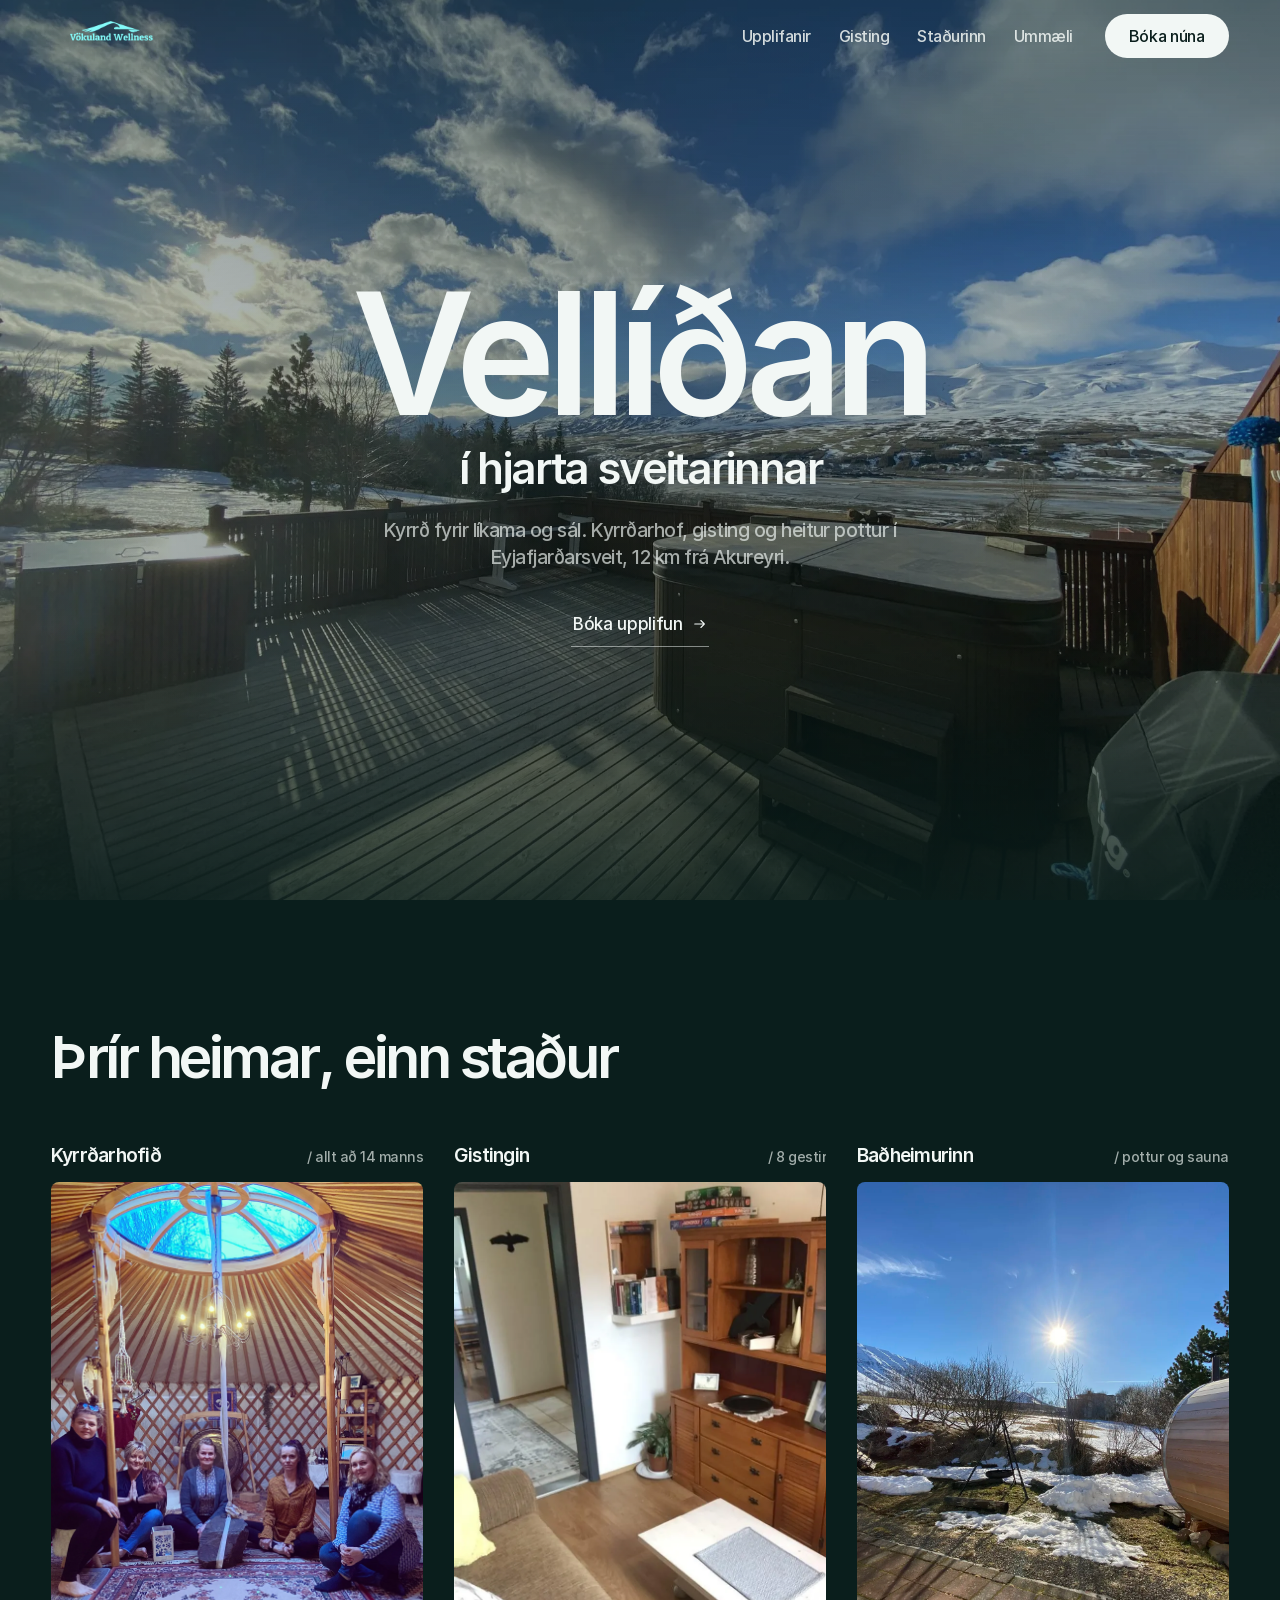
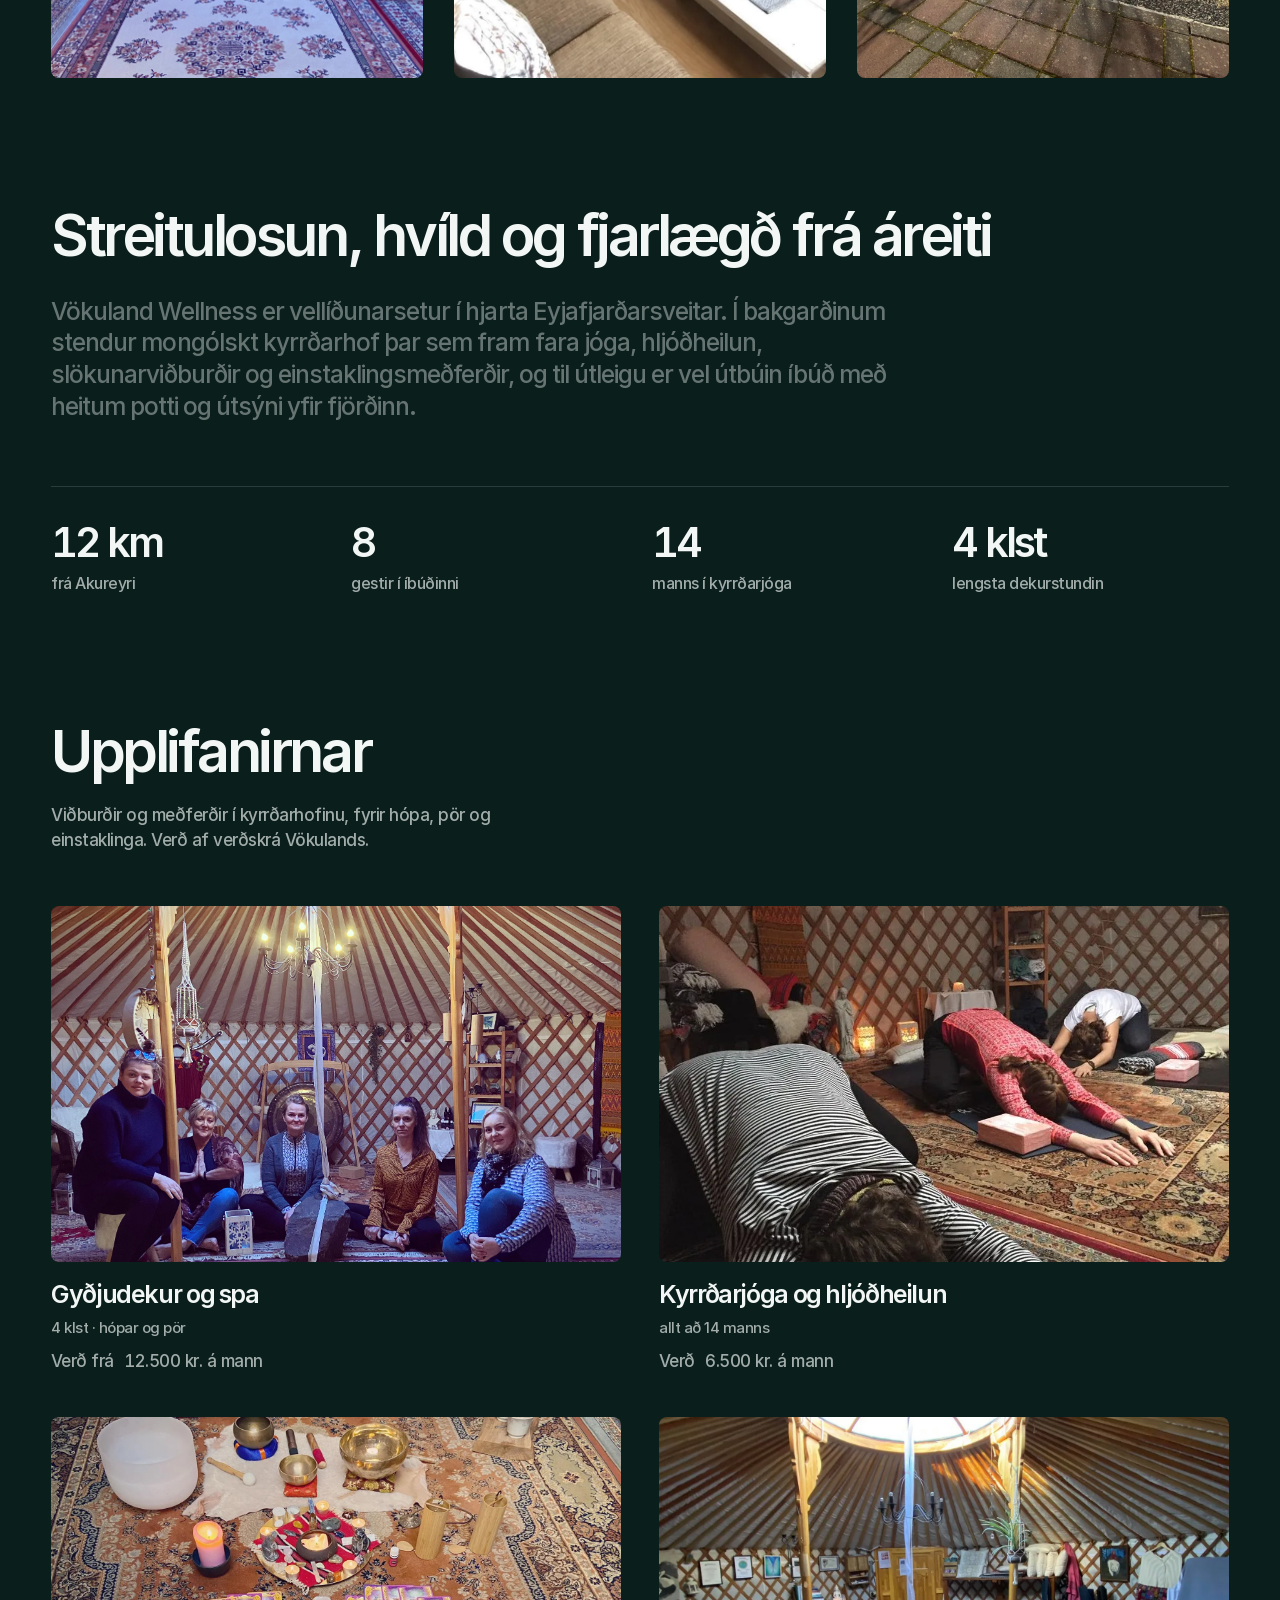
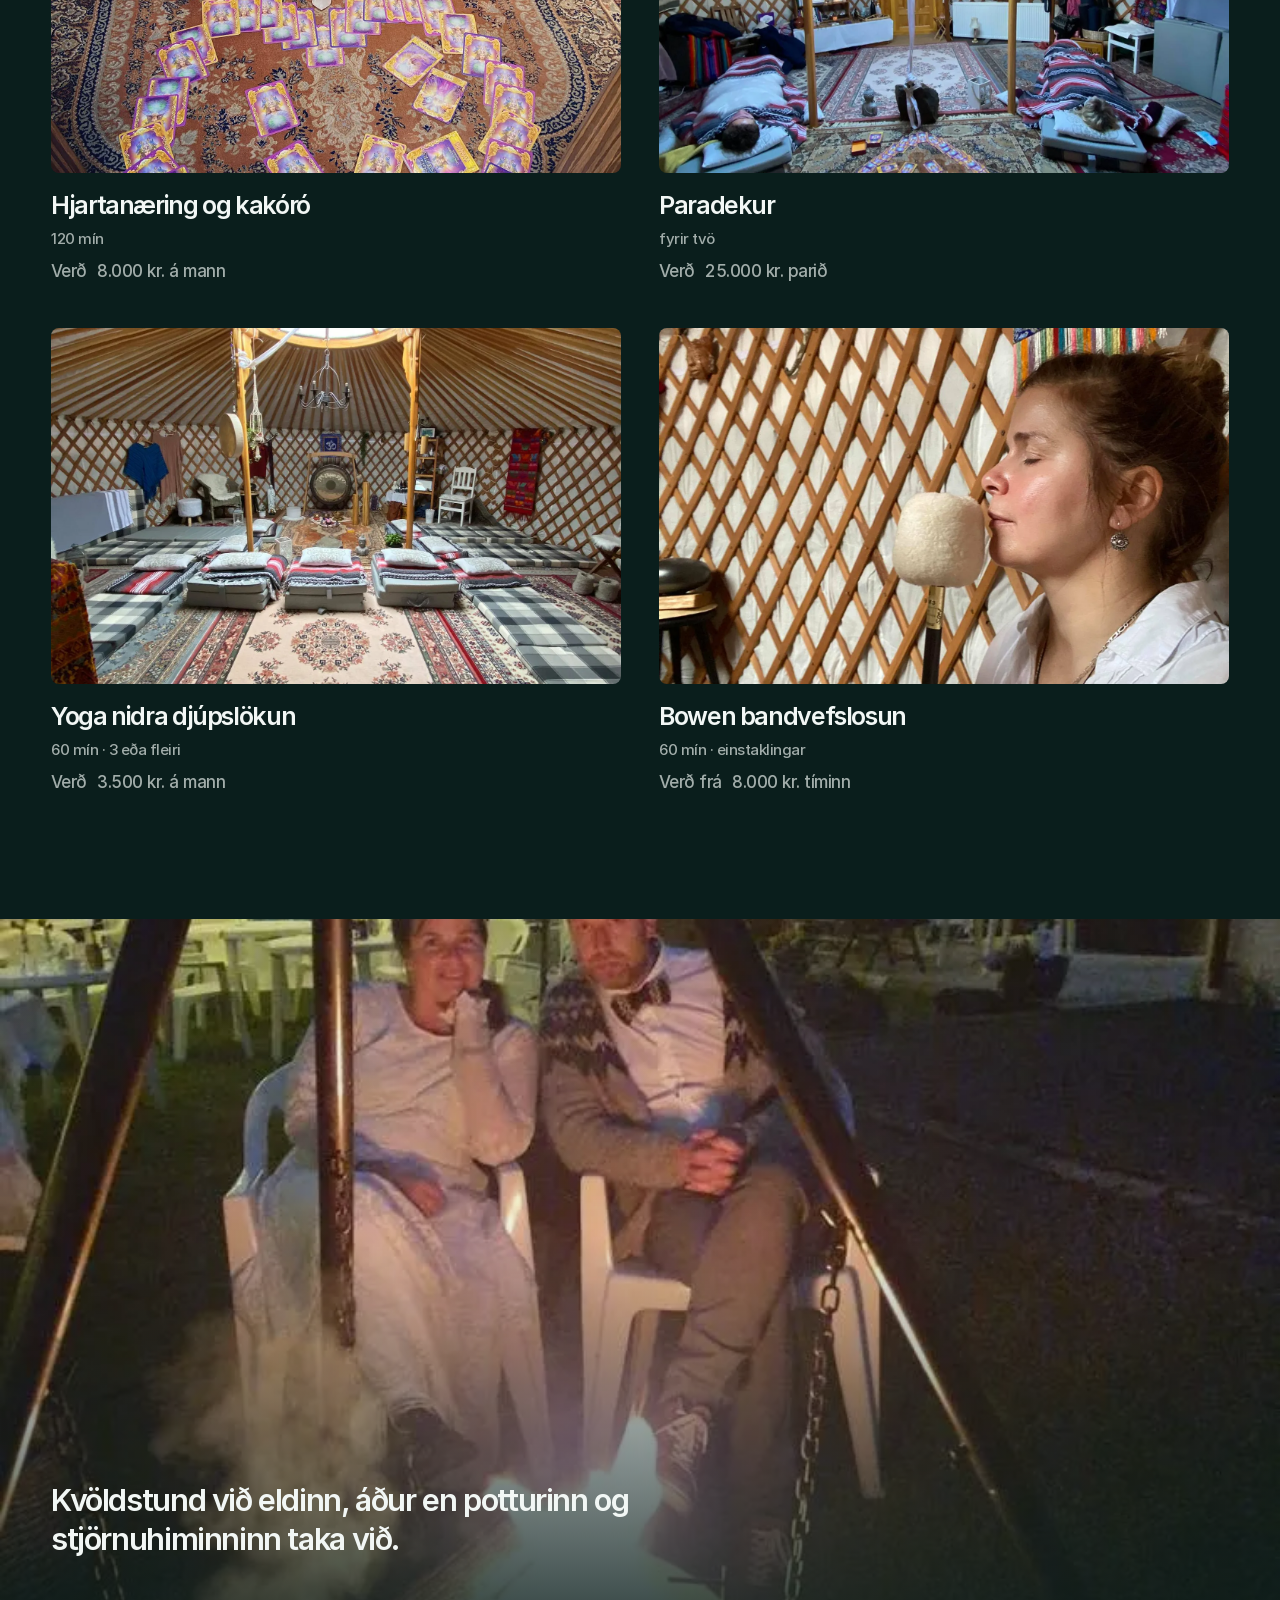
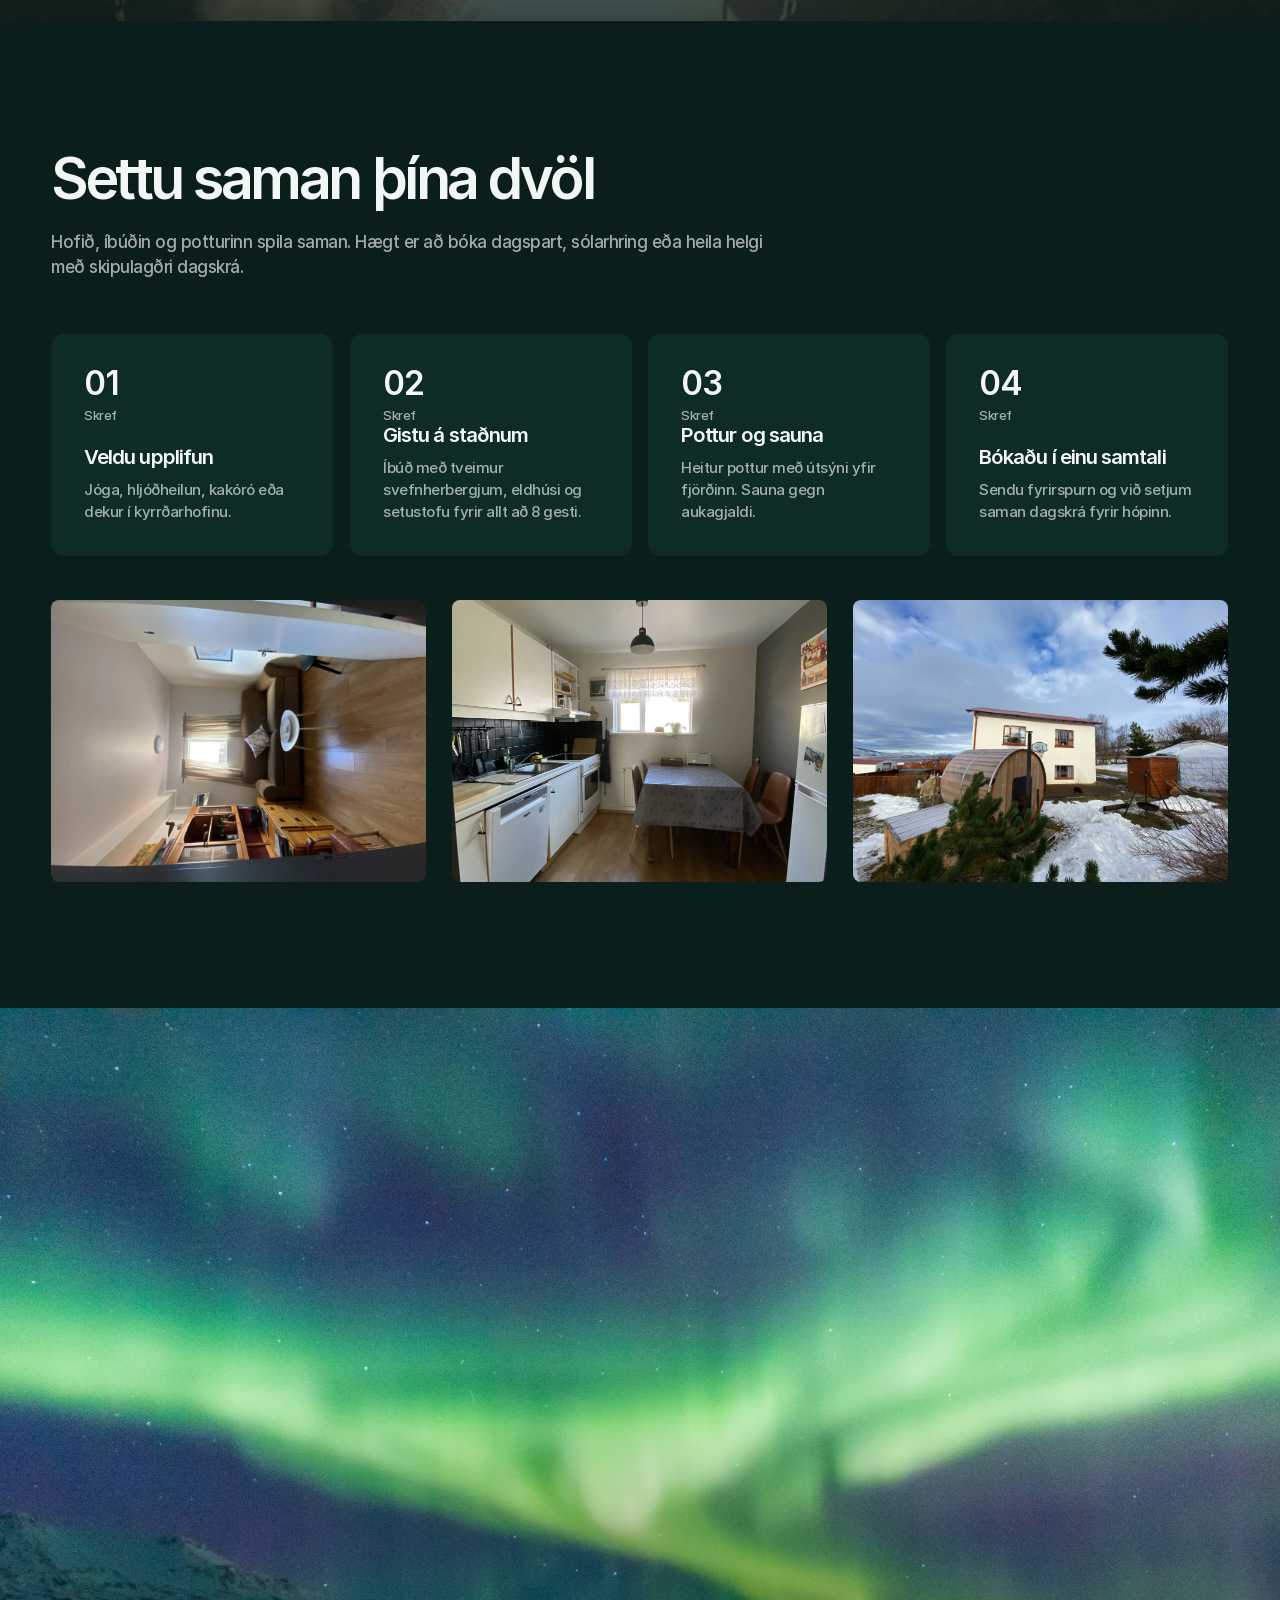
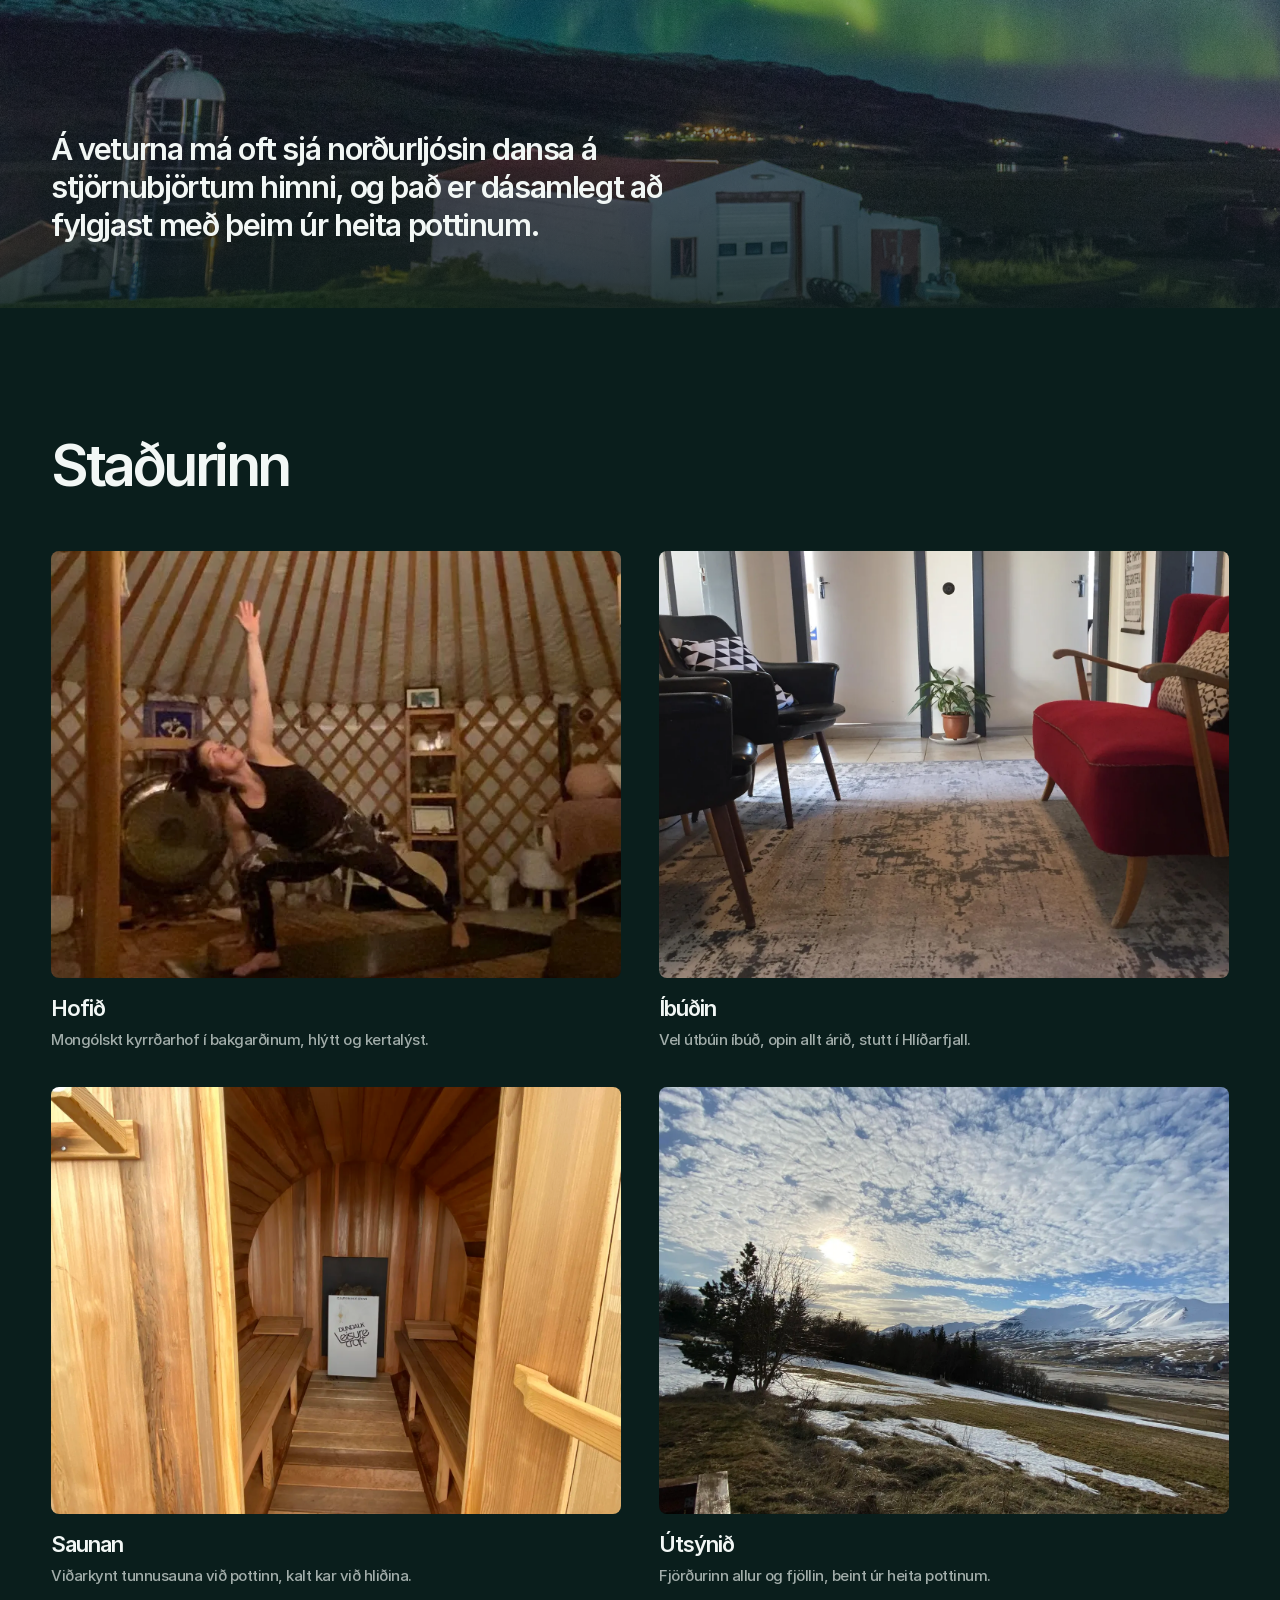
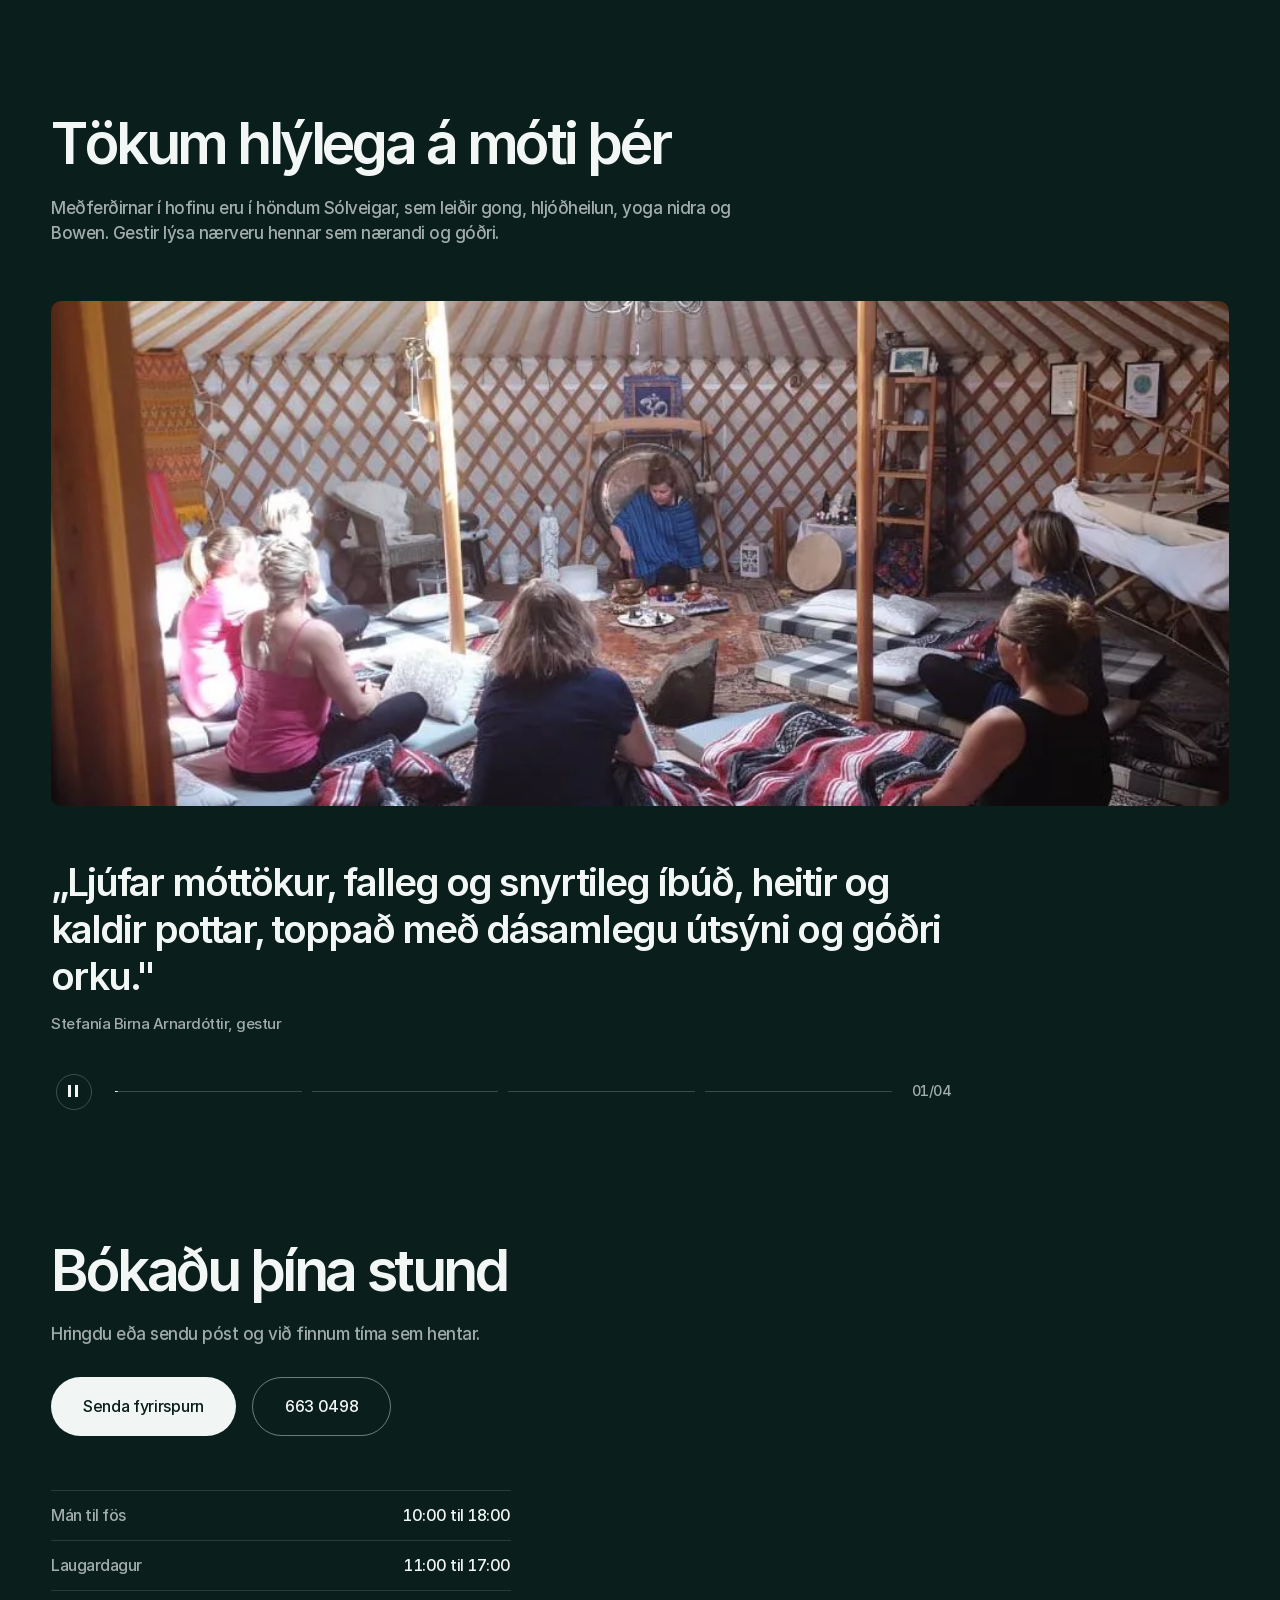
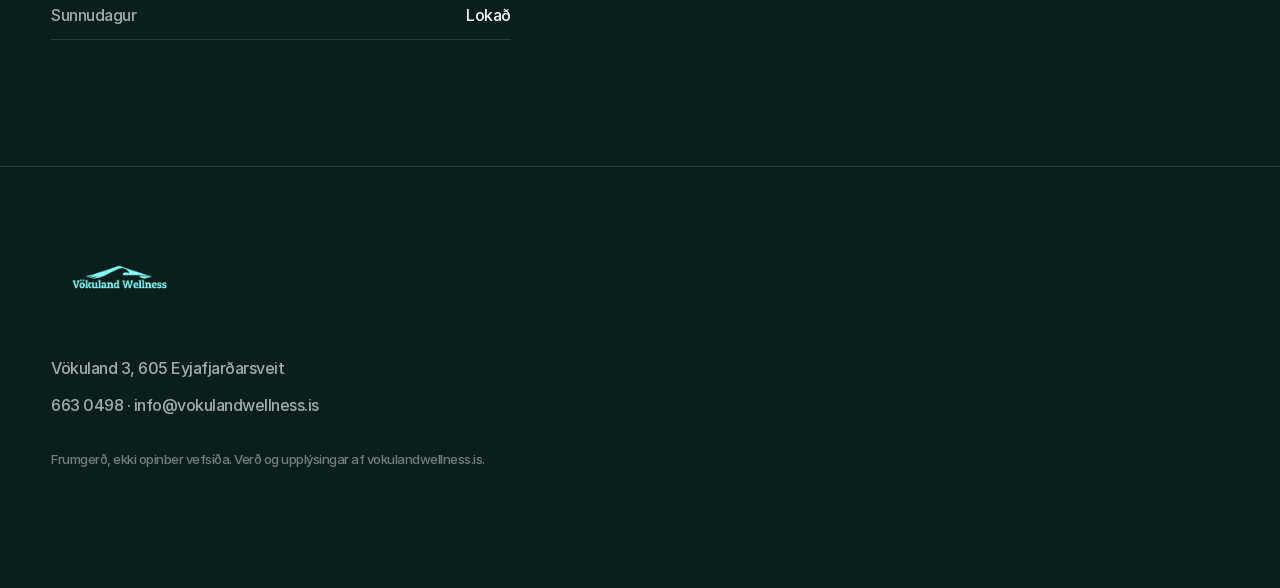
<file: index.html>
<!doctype html>
<html lang="is">
<head>
<meta charset="utf-8">
<meta name="viewport" content="width=device-width, initial-scale=1">
<title>Vökuland Wellness | Vellíðan í hjarta sveitarinnar</title>
<meta name="description" content="Kyrrðarhof, gisting og heitur pottur í Eyjafjarðarsveit, 12 km frá Akureyri. Jóga, hljóðheilun, Bowen og dekurstundir fyrir hópa, pör og einstaklinga.">
<meta name="robots" content="noindex, nofollow">
<meta name="theme-color" content="#0A1E1C">
<link rel="preload" href="assets/fonts/Inter-SemiBold.woff2" as="font" type="font/woff2" crossorigin>
<link rel="preload" href="assets/img/hero-yurt-forsida.webp" as="image" fetchpriority="high">
<link rel="stylesheet" href="styles.css">
<script type="application/ld+json">
{
  "@context": "https://schema.org",
  "@graph": [
    {
      "@type": "HealthAndBeautyBusiness",
      "@id": "https://vokulandwellness.is/#wellness",
      "name": "Vökuland Wellness",
      "description": "Vellíðunarsetur í Eyjafjarðarsveit. Mongólskt kyrrðarhof með jóga, hljóðheilun, yoga nidra og Bowen meðferðum fyrir hópa, pör og einstaklinga.",
      "url": "https://vokulandwellness.is/",
      "telephone": "+354-663-0498",
      "email": "info@vokulandwellness.is",
      "address": {
        "@type": "PostalAddress",
        "streetAddress": "Vökuland 3",
        "postalCode": "605",
        "addressLocality": "Eyjafjarðarsveit",
        "addressRegion": "Norðurland eystra",
        "addressCountry": "IS"
      },
      "openingHoursSpecification": [
        { "@type": "OpeningHoursSpecification", "dayOfWeek": ["Monday","Tuesday","Wednesday","Thursday","Friday"], "opens": "10:00", "closes": "18:00" },
        { "@type": "OpeningHoursSpecification", "dayOfWeek": "Saturday", "opens": "11:00", "closes": "17:00" }
      ],
      "priceRange": "3.500-25.000 kr.",
      "currenciesAccepted": "ISK",
      "makesOffer": [
        { "@type": "Offer", "name": "Gyðjudekur og spa", "price": "12500", "priceCurrency": "ISK", "description": "4 klst. fyrir hópa og pör, verð á mann." },
        { "@type": "Offer", "name": "Kyrrðarjóga og hljóðheilun", "price": "6500", "priceCurrency": "ISK", "description": "Fyrir allt að 14 manns." },
        { "@type": "Offer", "name": "Hjartanæring og kakóró", "price": "8000", "priceCurrency": "ISK", "description": "120 mínútur." },
        { "@type": "Offer", "name": "Paradekur", "price": "25000", "priceCurrency": "ISK", "description": "Fyrir pör, 12.500 kr. á einstakling." },
        { "@type": "Offer", "name": "Yoga nidra djúpslökun", "price": "3500", "priceCurrency": "ISK", "description": "60 mínútur, 3 eða fleiri, verð á mann." },
        { "@type": "Offer", "name": "Bowen bandvefslosun", "price": "8000", "priceCurrency": "ISK", "description": "60 mínútur." }
      ]
    },
    {
      "@type": "LodgingBusiness",
      "@id": "https://vokulandwellness.is/#gisting",
      "name": "Vökuland Guesthouse",
      "description": "Vel útbúin íbúð í Eyjafjarðarsveit, 12 km frá Akureyri, opin allt árið. Heitur pottur með útsýni yfir fjörðinn.",
      "url": "https://vokulandwellness.is/gisting/",
      "telephone": "+354-663-0498",
      "email": "info@vokulandwellness.is",
      "address": { "@id": "https://vokulandwellness.is/#wellness" },
      "petsAllowed": false,
      "numberOfRooms": 2,
      "amenityFeature": [
        { "@type": "LocationFeatureSpecification", "name": "Heitur pottur", "value": true },
        { "@type": "LocationFeatureSpecification", "name": "Eldhús", "value": true },
        { "@type": "LocationFeatureSpecification", "name": "Grill", "value": true },
        { "@type": "LocationFeatureSpecification", "name": "Sauna (gegn aukagjaldi)", "value": true }
      ]
    }
  ]
}
</script>
<link rel="icon" type="image/png" sizes="32x32" href="icons/favicon-32.png">
<link rel="icon" type="image/png" sizes="48x48" href="icons/favicon-48.png">
<link rel="apple-touch-icon" sizes="180x180" href="icons/apple-touch-icon.png">
</head>
<body>

<a class="skip-link" href="#main">Beint í efni</a>

<header class="nav" id="top">
  <a class="nav-logo" href="#top" aria-label="Vökuland Wellness, efst á síðu">
    <img src="assets/img/logo.png" alt="Vökuland Wellness" width="150" height="120">
  </a>
  <nav class="nav-links" aria-label="Aðalvalmynd">
    <a href="#upplifanir">Upplifanir</a>
    <a href="#gisting">Gisting</a>
    <a href="#stadurinn">Staðurinn</a>
    <a href="#ummaeli">Ummæli</a>
  </nav>
  <a class="btn nav-cta" href="#boka">Bóka núna</a>
  <button class="burger" aria-label="Opna valmynd" aria-expanded="false" aria-controls="mobile-menu">
    <span></span><span></span>
  </button>
</header>

<div class="menu" id="mobile-menu" data-lenis-prevent hidden>
  <nav aria-label="Valmynd í síma">
    <a href="#upplifanir">Upplifanir</a>
    <a href="#gisting">Gisting</a>
    <a href="#stadurinn">Staðurinn</a>
    <a href="#ummaeli">Ummæli</a>
    <a href="#boka">Bóka núna</a>
  </nav>
  <div class="menu-foot">
    <a href="tel:+3546630498">663 0498</a>
    <a href="mailto:info@vokulandwellness.is">info@vokulandwellness.is</a>
  </div>
</div>

<main id="main">

  <!-- 2 · HERO -->
  <section class="hero">
    <picture class="hero-media">
      <source media="(max-width: 700px)" srcset="assets/img/hero-yurt-forsida-1000.webp">
      <img src="assets/img/hero-yurt-forsida.webp" alt="Heiti potturinn á pallinum í Vökulandi í kvöldsól, með útsýni yfir Eyjafjörð" fetchpriority="high">
    </picture>
    <div class="hero-scrim" aria-hidden="true"></div>
    <div class="hero-inner">
      <h1 class="hero-title">
        <span class="hero-word" data-anim="fade-up-big">Vellíðan</span>
        <span class="hero-line2" data-anim="fade-up-big">í hjarta sveitarinnar</span>
      </h1>
      <p class="hero-sub" data-split="lines">Kyrrð fyrir líkama og sál. Kyrrðarhof, gisting og heitur pottur í Eyjafjarðarsveit, 12 km frá Akureyri.</p>
      <div class="hero-cta" data-anim="fade-up-big">
        <a class="btn-quiet" href="#boka">
          <span class="bq-label">Bóka upplifun</span>
          <svg class="bq-arrow" viewBox="0 0 16 16" width="14" height="14" aria-hidden="true" fill="none" stroke="currentColor" stroke-width="1.25">
            <path d="M2 8h11M9 4l4 4-4 4" stroke-linecap="round" stroke-linejoin="round"/>
          </svg>
          <span class="bq-rule" aria-hidden="true"></span>
        </a>
      </div>
    </div>
  </section>

  <!-- 3 · THREE WORLDS -->
  <section class="worlds" aria-labelledby="worlds-h">
    <h2 id="worlds-h" class="h2 tw">Þrír heimar, einn staður</h2>
    <ul class="cat-cards">
      <li class="cat-card">
        <a href="#upplifanir">
          <span class="cat-head"><span class="cat-name">Kyrrðarhofið</span><span class="cat-meta">/ allt að 14 manns</span></span>
          <span class="cat-media"><img src="assets/img/group-gydjudekur.webp" alt="Hópur situr í hring undir ljóshjálmi kyrrðarhofsins" loading="lazy"></span>
        </a>
      </li>
      <li class="cat-card">
        <a href="#gisting">
          <span class="cat-head"><span class="cat-name">Gistingin</span><span class="cat-meta">/ 8 gestir</span></span>
          <span class="cat-media"><img src="assets/img/setustofa.webp" alt="Setustofa íbúðarinnar" loading="lazy"></span>
        </a>
      </li>
      <li class="cat-card">
        <a href="#stadurinn">
          <span class="cat-head"><span class="cat-name">Baðheimurinn</span><span class="cat-meta">/ pottur og sauna</span></span>
          <span class="cat-media"><img src="assets/img/sauna-exterior.webp" alt="Tunnusaunan úti í snjónum" loading="lazy"></span>
        </a>
      </li>
    </ul>
  </section>

  <!-- 4 · ABOUT + STATS -->
  <section class="about" aria-labelledby="about-h">
    <div class="about-copy">
      <h2 id="about-h" class="h2 tw">Streitulosun, hvíld og fjarlægð frá áreiti</h2>
      <p class="body-xl" data-split="brighten">Vökuland Wellness er vellíðunarsetur í hjarta Eyjafjarðarsveitar. Í bakgarðinum stendur mongólskt kyrrðarhof þar sem fram fara jóga, hljóðheilun, slökunarviðburðir og einstaklingsmeðferðir, og til útleigu er vel útbúin íbúð með heitum potti og útsýni yfir fjörðinn.</p>
    </div>
    <dl class="stats" data-anim="stagger">
      <div class="stat"><dt class="stat-n">12 km</dt><dd class="stat-l">frá Akureyri</dd></div>
      <div class="stat"><dt class="stat-n">8</dt><dd class="stat-l">gestir í íbúðinni</dd></div>
      <div class="stat"><dt class="stat-n">14</dt><dd class="stat-l">manns í kyrrðarjóga</dd></div>
      <div class="stat"><dt class="stat-n">4 klst</dt><dd class="stat-l">lengsta dekurstundin</dd></div>
    </dl>
  </section>

  <!-- 5 · EXPERIENCES -->
  <section class="featured" id="upplifanir" aria-labelledby="feat-h">
    <h2 id="feat-h" class="h2 tw">Upplifanirnar</h2>
    <p class="featured-lead" data-split="lines">Viðburðir og meðferðir í kyrrðarhofinu, fyrir hópa, pör og einstaklinga. Verð af verðskrá Vökulands.</p>
    <ul class="cards">
      <li class="card">
        <div class="card-media"><img src="assets/img/group-gydjudekur.webp" alt="Gyðjudekur, hópur kvenna undir ljóshjálmi hofsins" loading="lazy"></div>
        <h3 class="card-title"><span class="mask"><span class="mask-inner">Gyðjudekur og spa</span></span></h3>
        <p class="card-meta">4 klst · hópar og pör</p>
        <p class="card-price"><span>Verð frá</span> 12.500 kr. á mann</p>
      </li>
      <li class="card">
        <div class="card-media"><img src="assets/img/fb-wide.webp" alt="Kyrrðarjóga í hofinu" loading="lazy"></div>
        <h3 class="card-title"><span class="mask"><span class="mask-inner">Kyrrðarjóga og hljóðheilun</span></span></h3>
        <p class="card-meta">allt að 14 manns</p>
        <p class="card-price"><span>Verð</span> 6.500 kr. á mann</p>
      </li>
      <li class="card">
        <div class="card-media"><img src="assets/img/yurt-kyrrd-og-hvild.webp" alt="Athöfn í hofinu, spil og kerti á teppinu" loading="lazy"></div>
        <h3 class="card-title"><span class="mask"><span class="mask-inner">Hjartanæring og kakóró</span></span></h3>
        <p class="card-meta">120 mín</p>
        <p class="card-price"><span>Verð</span> 8.000 kr. á mann</p>
      </li>
      <li class="card">
        <div class="card-media"><img src="assets/img/paradekur.webp" alt="Ljóshjálmur kyrrðarhofsins að innan" loading="lazy"></div>
        <h3 class="card-title"><span class="mask"><span class="mask-inner">Paradekur</span></span></h3>
        <p class="card-meta">fyrir tvö</p>
        <p class="card-price"><span>Verð</span> 25.000 kr. parið</p>
      </li>
      <li class="card">
        <div class="card-media"><img src="assets/img/group-djupslokun.webp" alt="Djúpslökun og tónbað í kyrrðarhofinu" loading="lazy"></div>
        <h3 class="card-title"><span class="mask"><span class="mask-inner">Yoga nidra djúpslökun</span></span></h3>
        <p class="card-meta">60 mín · 3 eða fleiri</p>
        <p class="card-price"><span>Verð</span> 3.500 kr. á mann</p>
      </li>
      <li class="card">
        <div class="card-media"><img src="assets/img/hosts-solveig-bennyjar.webp" alt="Meðferðarstund í kyrrðarhofinu" loading="lazy"></div>
        <h3 class="card-title"><span class="mask"><span class="mask-inner">Bowen bandvefslosun</span></span></h3>
        <p class="card-meta">60 mín · einstaklingar</p>
        <p class="card-price"><span>Verð frá</span> 8.000 kr. tíminn</p>
      </li>
    </ul>
  </section>

  <!-- 5b · FIRE BAND -->
  <section class="fireband" aria-label="Kvöldstund við eldinn">
    <picture>
      <img src="assets/img/fire-circle.webp" alt="Gestir sitja við eld í kvöldhúminu í Vökulandi" loading="lazy">
    </picture>
    <div class="fireband-scrim" aria-hidden="true"></div>
    <p class="fireband-line" data-split="lines">Kvöldstund við eldinn, áður en potturinn og stjörnuhiminninn taka við.</p>
  </section>

  <!-- 6 · COMBINE STEPS -->
  <section class="combine" id="gisting" aria-labelledby="comb-h">
    <div class="combine-head">
      <h2 id="comb-h" class="h2 tw">Settu saman þína dvöl</h2>
      <p data-split="lines">Hofið, íbúðin og potturinn spila saman. Hægt er að bóka dagspart, sólarhring eða heila helgi með skipulagðri dagskrá.</p>
    </div>
    <ol class="steps">
      <li class="step" data-anim="stagger">
        <span class="step-n" aria-hidden="true">01</span>
        <span class="step-lbl" aria-hidden="true">Skref</span>
        <h3 class="step-t">Veldu upplifun</h3>
        <p>Jóga, hljóðheilun, kakóró eða dekur í kyrrðarhofinu.</p>
      </li>
      <li class="step" data-anim="stagger">
        <span class="step-n" aria-hidden="true">02</span>
        <span class="step-lbl" aria-hidden="true">Skref</span>
        <h3 class="step-t">Gistu á staðnum</h3>
        <p>Íbúð með tveimur svefnherbergjum, eldhúsi og setustofu fyrir allt að 8 gesti.</p>
      </li>
      <li class="step" data-anim="stagger">
        <span class="step-n" aria-hidden="true">03</span>
        <span class="step-lbl" aria-hidden="true">Skref</span>
        <h3 class="step-t">Pottur og sauna</h3>
        <p>Heitur pottur með útsýni yfir fjörðinn. Sauna gegn aukagjaldi.</p>
      </li>
      <li class="step" data-anim="stagger">
        <span class="step-n" aria-hidden="true">04</span>
        <span class="step-lbl" aria-hidden="true">Skref</span>
        <h3 class="step-t">Bókaðu í einu samtali</h3>
        <p>Sendu fyrirspurn og við setjum saman dagskrá fyrir hópinn.</p>
      </li>
    </ol>
    <ul class="apt-strip">
      <li data-anim="stagger"><img src="assets/img/apartment-stofan.webp" alt="Stofa íbúðarinnar" loading="lazy"></li>
      <li data-anim="stagger"><img src="assets/img/kitchen-eldhus.webp" alt="Eldhús íbúðarinnar" loading="lazy"></li>
      <li data-anim="stagger"><img src="assets/img/vokuland-exterior.webp" alt="Húsið og tunnusaunan í Vökulandi að vetri" loading="lazy"></li>
    </ul>
  </section>

  <!-- 7 · AURORA BAND -->
  <section class="aurora" aria-label="Norðurljós yfir Vökulandi">
    <picture>
      <source media="(max-width: 700px)" srcset="assets/img/landscape-0909-1000.webp">
      <img src="assets/img/landscape-0909.webp" alt="Norðurljós dansa yfir Vökulandi" loading="lazy">
    </picture>
    <div class="aurora-scrim" aria-hidden="true"></div>
    <p class="aurora-line" data-split="lines">Á veturna má oft sjá norðurljósin dansa á stjörnubjörtum himni, og það er dásamlegt að fylgjast með þeim úr heita pottinum.</p>
  </section>

  <!-- 8 · THE PLACE -->
  <section class="place" id="stadurinn" aria-labelledby="place-h">
    <h2 id="place-h" class="h2 tw">Staðurinn</h2>
    <ul class="tiles">
      <li class="tile" data-anim="stagger">
        <div class="tile-media"><img src="assets/img/yoga-styrkur.webp" alt="Jógastaða í hlýju lampaljósi hofsins" loading="lazy"></div>
        <h3 class="tile-t">Hofið</h3>
        <p class="tile-d">Mongólskt kyrrðarhof í bakgarðinum, hlýtt og kertalýst.</p>
      </li>
      <li class="tile" data-anim="stagger">
        <div class="tile-media"><img src="assets/img/guesthouse-holid.webp" alt="Holið í íbúðinni" loading="lazy"></div>
        <h3 class="tile-t">Íbúðin</h3>
        <p class="tile-d">Vel útbúin íbúð, opin allt árið, stutt í Hlíðarfjall.</p>
      </li>
      <li class="tile" data-anim="stagger">
        <div class="tile-media"><img src="assets/img/sauna-interior.webp" alt="Innan úr tunnusaununni" loading="lazy"></div>
        <h3 class="tile-t">Saunan</h3>
        <p class="tile-d">Viðarkynt tunnusauna við pottinn, kalt kar við hliðina.</p>
      </li>
      <li class="tile" data-anim="stagger">
        <div class="tile-media"><img src="assets/img/hottub-view-utsynid.webp" alt="Útsýnið yfir Eyjafjörð, tungl og ský yfir dalnum" loading="lazy"></div>
        <h3 class="tile-t">Útsýnið</h3>
        <p class="tile-d">Fjörðurinn allur og fjöllin, beint úr heita pottinum.</p>
      </li>
    </ul>
  </section>

  <!-- 9 · SOLVEIG + TESTIMONIALS -->
  <section class="voices" id="ummaeli" aria-labelledby="voices-h">
    <div class="voices-head">
      <h2 id="voices-h" class="h2 tw">Tökum hlýlega á móti þér</h2>
      <p data-split="lines">Meðferðirnar í hofinu eru í höndum Sólveigar, sem leiðir gong, hljóðheilun, yoga nidra og Bowen. Gestir lýsa nærveru hennar sem nærandi og góðri.</p>
    </div>
    <div class="voices-media" data-anim="fade-up-big">
      <img src="assets/img/glaera3.webp" alt="Hópur í hlýrri stund í kyrrðarhofinu" loading="lazy">
    </div>
    <ul class="quotes">
      <li class="quote" data-anim="stagger">
        <blockquote>„Ljúfar móttökur, falleg og snyrtileg íbúð, heitir og kaldir pottar, toppað með dásamlegu útsýni og góðri orku."</blockquote>
        <cite>Stefanía Birna Arnardóttir, gestur</cite>
      </li>
      <li class="quote" data-anim="stagger">
        <blockquote>„Fórum í kyrrðarhofið í létt jóga, teygjur og slökun, sem var guðdómlegt í fallega hofinu."</blockquote>
        <cite>Guðrún Aðalbjörg Arnadóttir, gestur</cite>
      </li>
      <li class="quote" data-anim="stagger">
        <blockquote>„Ég hefði aldrei trúað því að tónheilun, slökun og kakódrykkja hefði svona góð og mikil áhrif."</blockquote>
        <cite>Katrín Helgadóttir, gestur</cite>
      </li>
      <li class="quote" data-anim="stagger">
        <blockquote>„Mæli hiklaust með Sólveigu og Bowen. Finn mun á herðum og fótum."</blockquote>
        <cite>Inda Björk, gestur</cite>
      </li>
    </ul>
  </section>

  <!-- 10 · BOOKING -->
  <section class="booking" id="boka" aria-labelledby="boka-h">
    <h2 id="boka-h" class="h2 tw">Bókaðu þína stund</h2>
    <p class="booking-sub" data-split="lines">Hringdu eða sendu póst og við finnum tíma sem hentar.</p>
    <div class="booking-actions" data-anim="fade-up-big">
      <a class="btn" href="mailto:info@vokulandwellness.is?subject=B%C3%B3kun%20%C3%AD%20V%C3%B6kulandi">Senda fyrirspurn</a>
      <a class="btn btn-ghost" href="tel:+3546630498">663 0498</a>
    </div>
    <dl class="hours" data-anim="fade-up-big">
      <div><dt>Mán til fös</dt><dd>10:00 til 18:00</dd></div>
      <div><dt>Laugardagur</dt><dd>11:00 til 17:00</dd></div>
      <div><dt>Sunnudagur</dt><dd>Lokað</dd></div>
    </dl>
  </section>

</main>

<footer class="foot">
  <img class="foot-logo" src="assets/img/logo.png" alt="Vökuland Wellness" width="150" height="120" loading="lazy">
  <address>
    Vökuland 3, 605 Eyjafjarðarsveit<br>
    <a href="tel:+3546630498">663 0498</a> · <a href="mailto:info@vokulandwellness.is">info@vokulandwellness.is</a>
  </address>
  <p class="foot-note">Frumgerð, ekki opinber vefsíða. Verð og upplýsingar af vokulandwellness.is.</p>
</footer>

<div class="sticky-cta" aria-hidden="false">
  <a class="btn" href="#boka">Bóka</a>
  <a class="btn btn-ghost" href="tel:+3546630498">Hringja</a>
</div>

<script src="assets/vendor/lenis.min.js"></script>
<script src="assets/vendor/gsap.min.js"></script>
<script src="assets/vendor/ScrollTrigger.min.js"></script>
<script src="app.js"></script>
</body>
</html>
</file>
<file: styles.css>
/* Vökuland Vellíðan — Vita Travel transplant. Tokens per DESIGN.md */
:root {
  --ground: #0A1E1C;
  --surface: #0E2B27;
  --ink: #F2F7F5;
  --ink-60: rgba(242, 247, 245, .66);
  --ink-40: rgba(242, 247, 245, .45);
  --accent: #4CA7A3;
  --ease-soft: cubic-bezier(.32, .72, 0, 1);
  --nav-h: 72px;
  --pad-x: clamp(20px, 4vw, 64px);
}

@font-face { font-family: 'Inter'; src: url('assets/fonts/Inter-Regular.woff2') format('woff2'); font-weight: 400; font-display: swap; }
@font-face { font-family: 'Inter'; src: url('assets/fonts/Inter-Medium.woff2') format('woff2'); font-weight: 500; font-display: swap; }
@font-face { font-family: 'Inter'; src: url('assets/fonts/Inter-SemiBold.woff2') format('woff2'); font-weight: 600; font-display: swap; }

* { margin: 0; padding: 0; box-sizing: border-box; }
html { scroll-behavior: smooth; color-scheme: dark; }
html.lenis, html.lenis body { height: auto; }
html.lenis { scroll-behavior: auto; }
.lenis.lenis-smooth [data-lenis-prevent] { overscroll-behavior: contain; }
body {
  background: var(--ground);
  color: var(--ink);
  font-family: 'Inter', system-ui, sans-serif;
  font-weight: 500;
  font-size: 16px;
  line-height: 1.3;
  letter-spacing: -0.031em;
  overflow-x: clip;
}
img { display: block; max-width: 100%; }
a { color: inherit; text-decoration: none; -webkit-tap-highlight-color: transparent; }
a, button { touch-action: manipulation; }
ul, ol { list-style: none; }
section { scroll-margin-top: clamp(88px, 10vh, 120px); }

:focus-visible { outline: 2px solid var(--accent); outline-offset: 3px; border-radius: 4px; }

/* ---------- type ---------- */
.h2 {
  font-size: clamp(38px, 4.5vw, 60px);
  line-height: 1.1;
  font-weight: 600;
  letter-spacing: -0.06em;
}
.body-xl { font-size: clamp(20px, 2vw, 28px); line-height: 1.3; letter-spacing: -0.05em; font-weight: 600; }

/* char-split spans (JS adds) */
.tw .tw-char { display: inline-block; }
/* line-mask reveal wrappers (JS adds): translate-only, mask clips */
.lm { display: block; overflow: hidden; }
.lm-in { display: block; will-change: transform; }
/* drawing hairlines (JS replaces the static border) */
.rule-line { position: absolute; left: 0; right: 0; top: 0; height: 1px; background: rgba(242, 247, 245, .14); transform-origin: left center; }

/* ---------- buttons ---------- */
.btn {
  display: inline-flex;
  align-items: center;
  justify-content: center;
  background: var(--ink);
  color: var(--ground);
  border-radius: 80px;
  padding: 18px 32px;
  font-size: 16px;
  font-weight: 500;
  letter-spacing: -0.02em;
  white-space: nowrap;
  transition: transform .18s var(--ease-soft), background .18s;
}

.btn:active { transform: scale(.98); }
/* quiet CTA: label + hairline + arrow, no filled pill (hero only) */
.btn-quiet {
  position: relative;
  display: inline-flex;
  align-items: center;
  gap: 10px;
  padding: 10px 2px 12px;    /* 10 + 22 + 12 = 44px minimum tap target */
  color: var(--ink);
  font-size: 17px;
  font-weight: 500;
  letter-spacing: -0.02em;
}
.bq-arrow { transition: transform .2s var(--ease-soft); }

.bq-rule {
  position: absolute;
  left: 0; right: 0; bottom: 0;
  height: 1px;
  background: currentColor;
  opacity: .5;
  transform-origin: left center;
  transition: opacity .2s var(--ease-soft);
}


@media (hover: hover) and (pointer: fine) {
  .rot-toggle:hover::before { border-color: var(--ink); }
  .rot-rail:hover::before { background: rgba(242, 247, 245, .45); }
  .btn:hover { transform: translateY(-2px); }
  .btn-quiet:hover .bq-arrow { transform: translateX(5px); }
  .btn-quiet:hover .bq-rule { opacity: 1; }
  .btn-ghost:hover { border-color: var(--ink); }
  .nav-links a:hover { opacity: 1; }
  .cat-card a:hover .cat-media img { transform: scale(1.06); }
  .card:hover .card-media img { transform: scale(1.06); }
  .apt-strip li:hover img { transform: scale(1.06); }
  .tile:hover .tile-media img { transform: scale(1.06); }
  .foot address a:hover { color: var(--ink); }
}

/* reveal cover: sits over the hero photo only, never over the page (JS-built,
   so a no-JS visitor never meets a cover at all) */
.hero-cover {
  position: absolute;
  inset: 0;
  z-index: 1;
  background: var(--ground);
  pointer-events: none;
}
.hero-media { will-change: transform; }

.btn-ghost { background: transparent; color: var(--ink); border: 1px solid var(--ink-40); }


/* ---------- nav ---------- */
.nav {
  position: fixed;
  inset: 0 0 auto 0;
  height: var(--nav-h);
  display: flex;
  align-items: center;
  gap: 32px;
  padding: 0 var(--pad-x);
  z-index: 40;
  transition: background .4s;
}
.nav.is-scrolled { background: rgba(10, 30, 28, .92); backdrop-filter: blur(12px); }
.nav-logo img { width: 116px; height: auto; filter: brightness(1.55) saturate(.85); }
.nav-links { display: flex; gap: 28px; margin-left: auto; }
.nav-links a { font-size: 16px; color: var(--ink); opacity: .85; transition: opacity .18s; }

.nav .nav-cta { padding: 12px 24px; color: var(--ground); }
.burger {
  display: none;
  background: none;
  border: 0;
  width: 44px;
  height: 44px;
  cursor: pointer;
  position: relative;
  margin-left: auto;
}
.burger span {
  position: absolute;
  left: 10px;
  right: 10px;
  top: 21px;                 /* both bars share one origin; offset via transform only */
  height: 2px;
  background: var(--ink);
  transition: transform .38s var(--ease-soft);
}
.burger span:nth-child(1) { transform: translateY(-4px); }
.burger span:nth-child(2) { transform: translateY(4px); }
.burger.is-open span:nth-child(1) { transform: translateY(0) rotate(45deg); }
.burger.is-open span:nth-child(2) { transform: translateY(0) rotate(-45deg); }

.skip-link {
  position: absolute; left: -9999px; top: 0; z-index: 60;
  background: var(--ink); color: var(--ground);
  padding: 12px 20px; border-radius: 0 0 8px 0;
}
.skip-link:focus { left: 0; }
.menu[hidden] { display: none; }
.menu {
  overscroll-behavior: contain;
  position: fixed;
  inset: 0;
  z-index: 30;
  background: var(--ground);
  display: flex;
  flex-direction: column;
  justify-content: center;
  padding: var(--pad-x);
}
.menu nav { display: flex; flex-direction: column; gap: 8px; }
.menu nav a {
  font-size: clamp(34px, 9vw, 52px);
  font-weight: 600;
  letter-spacing: -0.05em;
  line-height: 1.15;
  padding: 6px 0;
}
.menu-foot { margin-top: 48px; display: flex; flex-direction: column; gap: 8px; color: var(--ink-60); }

/* ---------- hero ---------- */
.hero {
  position: relative;
  min-height: 100svh;
  display: flex;
  align-items: center;
}
.hero-media, .hero-media img {
  position: absolute;
  inset: 0;
  width: 100%;
  height: 100%;
  object-fit: cover;
}
.hero-scrim {
  position: absolute;
  inset: 0;
  background: linear-gradient(to top, rgba(10, 30, 28, .88) 0%, rgba(10, 30, 28, .34) 30%, rgba(10, 30, 28, .28) 62%, rgba(10, 30, 28, .5) 100%), radial-gradient(ellipse at 50% 55%, rgba(10, 30, 28, .28), transparent 70%);
}
.hero-inner {
  position: relative;
  z-index: 2;              /* above .hero-cover, so the mark is never covered */
  width: 100%;
  padding: clamp(64px, 10vh, 120px) var(--pad-x) clamp(48px, 8vh, 96px);
  text-align: center;
  display: flex;
  flex-direction: column;
  align-items: center;
}
.hero-title { font-weight: 600; }
.hero-word {
  display: block;
  font-size: clamp(64px, 13.2vw, 190px);
  line-height: .98;
  letter-spacing: -0.052em;
}
.hero-line2 {
  display: block;
  font-size: clamp(26px, 3.4vw, 48px);
  line-height: 1.12;
  letter-spacing: -0.05em;
  color: var(--ink);
  margin-top: 8px;
}
.hero-sub {
  max-width: 620px;
  margin-left: auto;
  margin-right: auto;
  margin-top: 24px;
  font-size: clamp(17px, 1.5vw, 20px);
  line-height: 1.4;
  letter-spacing: -0.028em;
  color: var(--ink-60);
}
.hero-cta { margin-top: 32px; }

/* ---------- worlds: 3-up category cards (ref structure) ---------- */
.worlds { padding: clamp(96px, 14vh, 176px) var(--pad-x) 0; }
.cat-cards {
  margin-top: clamp(40px, 6vh, 72px);
  display: grid;
  grid-template-columns: repeat(3, 1fr);
  gap: clamp(20px, 2.4vw, 36px);
}
.cat-card a { display: block; }
.cat-head {
  display: flex;
  align-items: baseline;
  justify-content: space-between;
  gap: 12px;
  padding-bottom: 14px;
}
.cat-name { font-size: clamp(19px, 1.5vw, 22px); font-weight: 600; letter-spacing: -0.04em; }
.cat-meta { color: var(--ink-60); font-size: 14px; text-align: right; }
.cat-media { display: block; aspect-ratio: 3 / 4; overflow: hidden; border-radius: 8px; }
.cat-media img { width: 100%; height: 100%; object-fit: cover; transition: transform .7s var(--ease-soft); }


/* ---------- about + stats ---------- */
.about { padding: clamp(96px, 14vh, 176px) var(--pad-x) 0; }
.about-copy { max-width: 980px; }
.about-copy .body-xl { margin-top: 28px; color: var(--ink); max-width: 60ch; letter-spacing: -0.04em; font-weight: 500; font-size: clamp(19px, 1.9vw, 26px); }
.stats {
  margin-top: clamp(48px, 7vh, 88px);
  display: grid;
  grid-template-columns: repeat(4, 1fr);
  gap: 24px;
  border-top: 1px solid rgba(242, 247, 245, .14);
  padding-top: clamp(28px, 4vh, 44px);
}
.stat-n { font-size: clamp(32px, 3.2vw, 45px); font-weight: 600; letter-spacing: -0.066em; line-height: 1; }
.stat-l { margin-top: 10px; color: var(--ink-60); font-size: 16px; }

/* ---------- featured cards ---------- */
.featured { padding: clamp(96px, 14vh, 176px) var(--pad-x) 0; }
.featured-lead { margin-top: 20px; max-width: 52ch; color: var(--ink-60); font-size: 17px; line-height: 1.45; }
.cards {
  margin-top: clamp(40px, 6vh, 72px);
  display: grid;
  grid-template-columns: repeat(2, 1fr);
  gap: clamp(40px, 5vh, 72px) clamp(24px, 3vw, 48px);
}
.card-media {
  aspect-ratio: 16 / 10;
  overflow: hidden;
  border-radius: 8px;
}
.card-media img { width: 100%; height: 100%; object-fit: cover; transition: transform .7s var(--ease-soft); }

.card-title { margin-top: 18px; font-size: clamp(22px, 1.95vw, 28px); font-weight: 600; letter-spacing: -0.055em; line-height: 1.2; }
.mask { display: block; overflow: hidden; }
.mask-inner { display: block; }
.card-meta { margin-top: 8px; color: var(--ink-60); font-size: 15px; }
.card-price { margin-top: 12px; font-size: 17px; font-weight: 600; letter-spacing: -0.03em; }
.card-price span { color: var(--ink-60); font-weight: 500; margin-right: 6px; }

/* ---------- combine steps ---------- */
.combine { padding: clamp(96px, 14vh, 176px) var(--pad-x) 0; }
.combine-head { max-width: 760px; }
.combine-head p { margin-top: 20px; color: var(--ink-60); font-size: 17px; line-height: 1.45; }
.steps {
  margin-top: clamp(40px, 6vh, 72px);
  display: grid;
  grid-template-columns: repeat(4, 1fr);
  gap: 16px;
  counter-reset: step;
}
.step {
  background: var(--surface);
  border-radius: 12px;
  padding: clamp(24px, 2.6vw, 36px);
  min-height: 220px;
  display: flex;
  flex-direction: column;
}
.step-n { color: var(--ink); font-size: clamp(30px, 2.6vw, 40px); font-weight: 600; letter-spacing: -0.05em; line-height: 1; }
.step-lbl { display: block; margin-top: 6px; color: var(--ink-60); font-size: 13px; }
.step-t { margin-top: auto; font-size: clamp(19px, 1.6vw, 23px); font-weight: 600; letter-spacing: -0.045em; line-height: 1.15; }
.step p { margin-top: 10px; color: var(--ink-60); font-size: 15px; line-height: 1.45; }

.apt-strip {
  margin-top: clamp(32px, 5vh, 56px);
  display: grid;
  grid-template-columns: repeat(3, 1fr);
  gap: clamp(16px, 2vw, 28px);
}
.apt-strip li { aspect-ratio: 4 / 3; overflow: hidden; border-radius: 8px; }
.apt-strip img { width: 100%; height: 100%; object-fit: cover; transition: transform .7s var(--ease-soft); }


/* ---------- aurora band ---------- */
.aurora { position: relative; margin-top: clamp(96px, 14vh, 176px); min-height: 100svh; display: flex; align-items: flex-end; }
.aurora picture, .aurora img { position: absolute; inset: 0; width: 100%; height: 100%; object-fit: cover; }
.aurora-scrim { position: absolute; inset: 0; background: linear-gradient(to top, rgba(10, 30, 28, .82), rgba(10, 30, 28, .05) 55%); }
.aurora-line {
  position: relative;
  padding: 0 var(--pad-x) clamp(40px, 7vh, 80px);
  max-width: 820px;
  font-size: clamp(22px, 2.4vw, 34px);
  font-weight: 600;
  letter-spacing: -0.045em;
  line-height: 1.25;
}

/* ---------- fire band ---------- */
.fireband { position: relative; margin-top: clamp(96px, 14vh, 176px); min-height: 78svh; display: flex; align-items: flex-end; }
.fireband picture, .fireband img { position: absolute; inset: 0; width: 100%; height: 100%; object-fit: cover; }
.fireband-scrim { position: absolute; inset: 0; background: linear-gradient(to top, rgba(10, 30, 28, .82), rgba(10, 30, 28, .06) 55%); }
.fireband-line {
  position: relative;
  padding: 0 var(--pad-x) clamp(40px, 7vh, 80px);
  max-width: 720px;
  font-size: clamp(22px, 2.4vw, 34px);
  font-weight: 600;
  letter-spacing: -0.045em;
  line-height: 1.25;
}

/* ---------- place tiles ---------- */
.place { padding: clamp(96px, 14vh, 176px) var(--pad-x) 0; }
.tiles {
  margin-top: clamp(40px, 6vh, 72px);
  display: grid;
  grid-template-columns: repeat(2, 1fr);
  gap: clamp(32px, 4vh, 56px) clamp(24px, 3vw, 48px);
}
.tile-media { aspect-ratio: 4 / 3; overflow: hidden; border-radius: 8px; }
.tile-media img { width: 100%; height: 100%; object-fit: cover; transition: transform .7s var(--ease-soft); }

.tile-t { margin-top: 16px; font-size: 22px; font-weight: 600; letter-spacing: -0.045em; }
.tile-d { margin-top: 6px; color: var(--ink-60); font-size: 15px; line-height: 1.45; }

/* ---------- voices ---------- */
.voices { padding: clamp(96px, 14vh, 176px) var(--pad-x) 0; }
.voices-head { max-width: 760px; }
.voices-head p { margin-top: 20px; color: var(--ink-60); font-size: 17px; line-height: 1.5; }
.voices-media { margin-top: clamp(40px, 6vh, 72px); aspect-ratio: 21 / 9; overflow: hidden; border-radius: 10px; }
.voices-media img { width: 100%; height: 100%; object-fit: cover; }
.quotes {
  margin-top: clamp(40px, 6vh, 64px);
  display: grid;
  grid-template-columns: repeat(2, 1fr);
  gap: clamp(24px, 3vw, 48px);
}
.quote blockquote {
  font-size: clamp(19px, 1.8vw, 24px);
  font-weight: 600;
  letter-spacing: -0.045em;
  line-height: 1.3;
}
.quote cite { display: block; margin-top: 14px; font-style: normal; color: var(--ink-60); font-size: 15px; }

/* ---------- testimonial rotator (JS upgrade; without JS the grid above stands) ---------- */
.quotes.is-rot {
  display: grid;
  grid-template-columns: 1fr;
  max-width: 900px;
  min-height: 0;
}
.quotes.is-rot .quote {
  grid-area: 1 / 1;                    /* every slide shares one cell: height = tallest, no JS measuring */
  visibility: hidden;
}
.quotes.is-rot .quote.is-on { visibility: visible; }
.quotes.is-rot .quote blockquote {
  font-size: clamp(24px, 3vw, 40px);   /* one quote at a time earns editorial scale */
  line-height: 1.22;
  letter-spacing: -0.05em;
}
.rot-bar {
  margin-top: clamp(28px, 4vh, 44px);
  display: flex;
  align-items: center;
  gap: 20px;
  max-width: 900px;
}
.rot-rails { display: flex; gap: 10px; flex: 1; }
.rot-rail {
  flex: 1;
  position: relative;
  height: 44px;                        /* 44px hit area, 1px visible line centred in it */
  background: none;
  border: 0;
  padding: 0;
  cursor: pointer;
}
.rot-rail::before {
  content: '';
  position: absolute;
  left: 0; right: 0; top: 50%;
  height: 1px;
  background: rgba(242, 247, 245, .2);
}
.rot-fill {
  position: absolute;
  left: 0; right: 0; top: 50%;
  height: 1px;
  background: var(--ink);
  transform: scaleX(0);
  transform-origin: left center;
}
.rot-toggle {
  flex: none;
  position: relative;
  width: 44px; height: 44px;           /* 44px hit area; the ring below stays 34px visually */
  display: grid;
  place-items: center;
  background: none;
  border: 0;
  color: var(--ink);
  cursor: pointer;
}
.rot-toggle::before {
  content: '';
  position: absolute;
  left: 50%; top: 50%;
  width: 34px; height: 34px;
  margin: -17px 0 0 -17px;
  border: 1px solid rgba(242, 247, 245, .22);
  border-radius: 50%;
  transition: border-color .18s var(--ease-soft);
}
.rot-toggle svg { display: block; position: relative; }
.rot-count {
  flex: none;
  color: var(--ink-60);
  font-size: 14px;
  font-variant-numeric: tabular-nums;
}

/* ---------- booking ---------- */
.booking { padding: clamp(96px, 14vh, 176px) var(--pad-x) clamp(96px, 14vh, 160px); text-align: left; }
.booking-sub { margin-top: 20px; color: var(--ink-60); font-size: 17px; }
.booking-actions { margin-top: 32px; display: flex; gap: 16px; flex-wrap: wrap; }
.hours {
  margin-top: clamp(40px, 6vh, 64px);
  max-width: 460px;
  border-top: 1px solid rgba(242, 247, 245, .14);
}
.hours div {
  display: flex;
  justify-content: space-between;
  padding: 14px 0;
  border-bottom: 1px solid rgba(242, 247, 245, .14);
}
.hours dt { color: var(--ink-60); }
.hours dd, .card-price, .stat-n { font-variant-numeric: tabular-nums; }

/* ---------- footer ---------- */
.foot {
  padding: clamp(48px, 7vh, 80px) var(--pad-x) 120px;
  border-top: 1px solid rgba(242, 247, 245, .14);
  display: flex;
  flex-direction: column;
  gap: 20px;
}
.foot-logo { width: 132px; height: auto; filter: brightness(1.55) saturate(.85); }
.foot address { font-style: normal; color: var(--ink-60); line-height: 1.6; }

.foot-note { color: var(--ink-40); font-size: 13px; }

/* ---------- sticky mobile CTA ---------- */
.sticky-cta {
  display: none;
  position: fixed;
  left: 16px;
  right: 16px;
  bottom: 16px;
  z-index: 25;
  gap: 10px;
}
.sticky-cta .btn { flex: 1; padding: 16px 20px; }

/* ---------- responsive ---------- */
@media (max-width: 1023px) {
  .steps { grid-template-columns: repeat(2, 1fr); }
}
@media (max-width: 899px) {
  .hero-inner { padding-bottom: clamp(120px, 16vh, 160px); }
  .cat-cards { grid-template-columns: 1fr; }
  .apt-strip { grid-template-columns: 1fr; }
  .nav-links, .nav .nav-cta { display: none; }
  .burger { display: block; }
  .sticky-cta { display: flex; }
  .foot { padding-bottom: 140px; }
}
@media (max-width: 700px) {
  .cards { grid-template-columns: 1fr; }
  .tiles { grid-template-columns: 1fr; }
  .steps { grid-template-columns: 1fr; }
  .stats { grid-template-columns: repeat(2, 1fr); row-gap: 36px; }
  .quotes { grid-template-columns: 1fr; }
  .step { min-height: 0; }
  .step-t { margin-top: 14px; }
}

/* ---------- motion base: JS adds .js; without it, all visible ---------- */
.js [data-anim], .js .tw, .js .mask-inner { will-change: transform, opacity; }

@media (prefers-reduced-motion: reduce) {
  html { scroll-behavior: auto; }
  /* drop movement, KEEP colour and opacity feedback so the UI still responds */
  *, *::before, *::after { animation: none !important; }
  *, *::before, *::after { transition-property: opacity, color, background-color, border-color !important; transition-duration: .15s !important; }
  .card-media img, .cat-media img, .tile-media img, .apt-strip img { transform: none !important; }
  .btn:hover { transform: none !important; }
  .bq-arrow { transition-property: none !important; }
}

/* footer contact links are the most-tapped thing on a phone: give them a real target */
.foot address a { display: inline-block; padding: 12px 0; }
</file>
